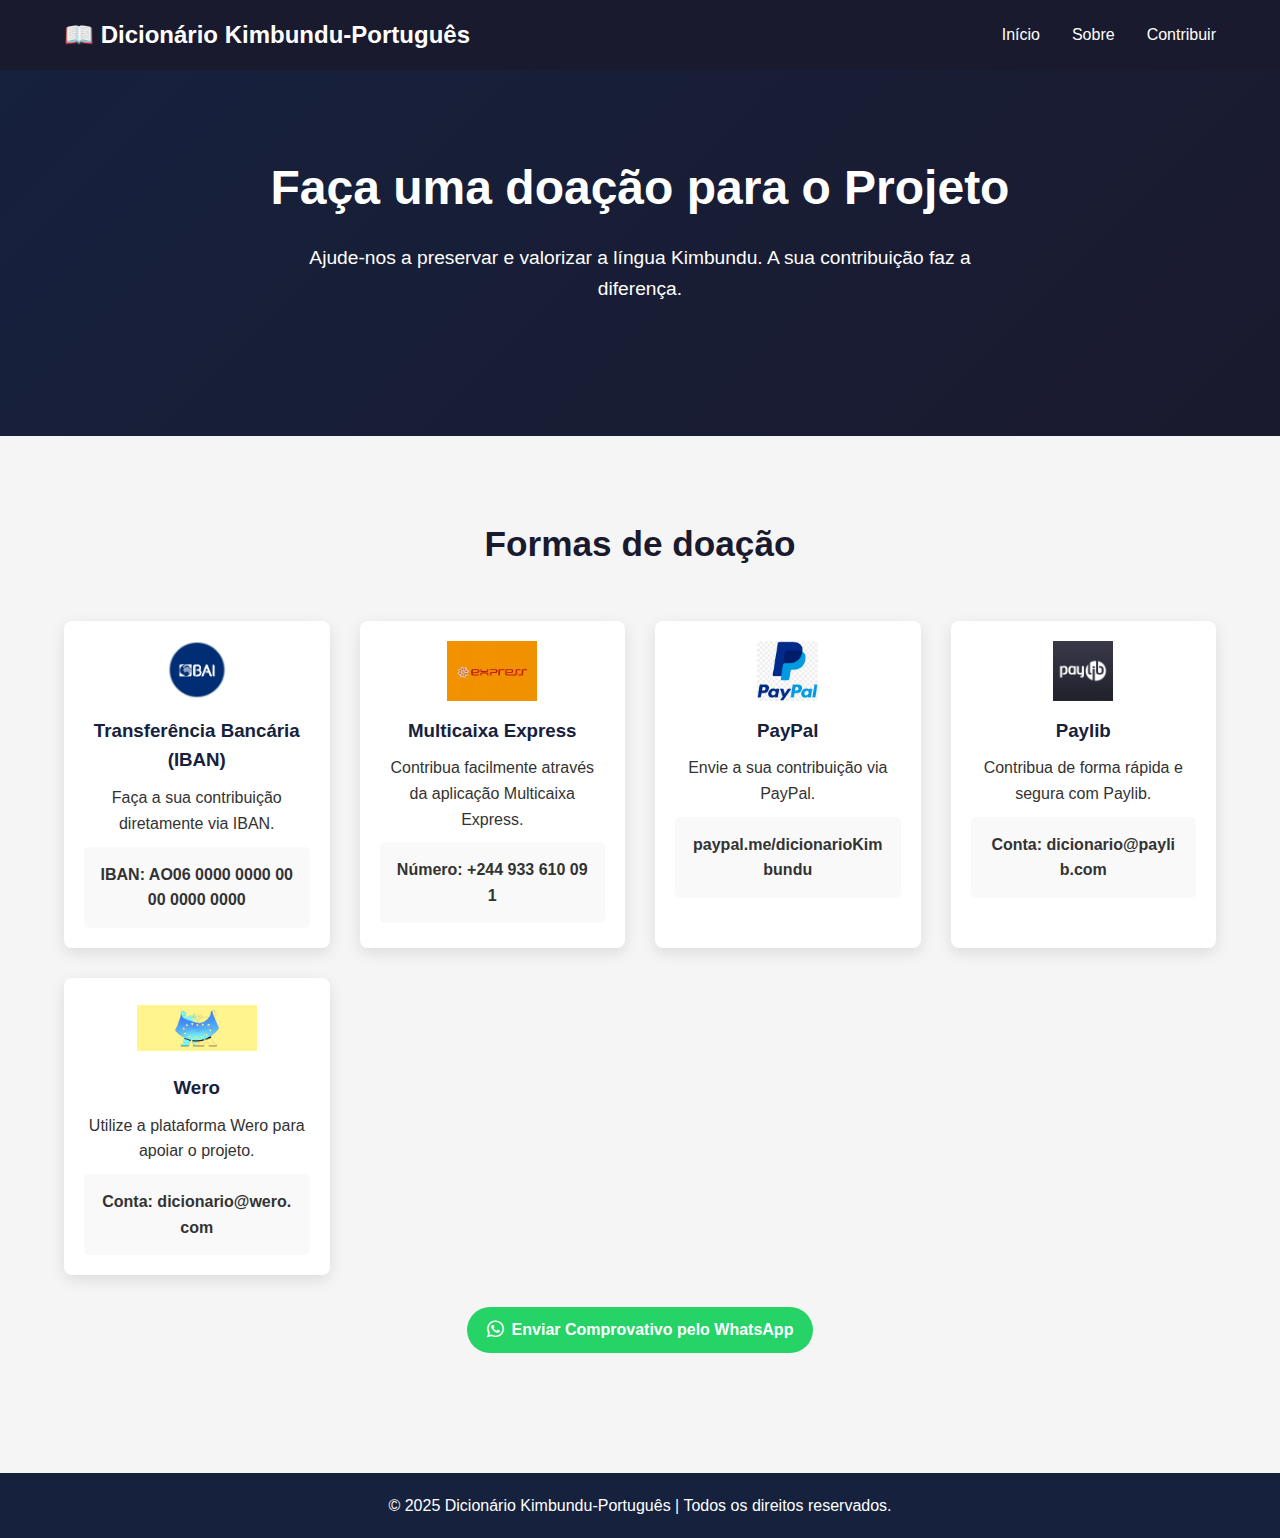
<file: Contribuir.html>
<!DOCTYPE html>
<html lang="pt">
<head>
  <meta charset="UTF-8">
  <meta name="viewport" content="width=device-width, initial-scale=1.0">
  <title>Contribuir | Dicionário Kimbundu-Português</title>
  <link rel="stylesheet" href="https://cdnjs.cloudflare.com/ajax/libs/font-awesome/6.4.0/css/all.min.css">
  <style>
    :root {
      --primary: #1a1a2e;
      --secondary: #16213e;
      --accent: #e94560;
      --light: #f5f5f5;
    }

    * {
      margin: 0;
      padding: 0;
      box-sizing: border-box;
      font-family: 'Segoe UI', sans-serif;
    }

    body {
      background: var(--light);
      color: #333;
      line-height: 1.6;
    }

    header {
      background: var(--primary);
      color: #fff;
      padding: 1rem 0;
      position: fixed;
      width: 100%;
      top: 0;
      z-index: 1000;
    }

    .container {
      width: 90%;
      max-width: 1200px;
      margin: 0 auto;
    }

    .header-content {
      display: flex;
      justify-content: space-between;
      align-items: center;
    }

    .logo {
      font-size: 1.5rem;
      font-weight: 700;
      color: #fff;
    }

    nav ul {
      display: flex;
      list-style: none;
    }

    nav ul li {
      margin-left: 2rem;
    }

    nav ul li a {
      color: #fff;
      text-decoration: none;
      font-weight: 500;
    }

    nav ul li a:hover {
      color: var(--accent);
    }

    .hero {
      background: linear-gradient(135deg, var(--secondary), var(--primary));
      color: #fff;
      text-align: center;
      padding: 150px 20px 100px;
    }

    .hero h1 {
      font-size: 3rem;
      margin-bottom: 1rem;
    }

    .hero p {
      font-size: 1.2rem;
      max-width: 700px;
      margin: 0 auto 2rem;
    }

    section {
      padding: 80px 0;
    }

    .section-title {
      text-align: center;
      margin-bottom: 3rem;
    }

    .section-title h2 {
      font-size: 2.2rem;
      color: var(--primary);
    }

    .donation-methods {
      display: grid;
      grid-template-columns: repeat(auto-fit, minmax(250px, 1fr));
      gap: 30px;
    }

    .method-card {
      background: #fff;
      padding: 20px;
      border-radius: 8px;
      box-shadow: 0 5px 15px rgba(0, 0, 0, 0.1);
      text-align: center;
    }

    .method-logo {
      width: 100%;
      max-width: 120px;
      height: 60px;
      margin: 0 auto 15px;
      display: flex;
      align-items: center;
      justify-content: center;
    }

    .method-logo img {
      max-width: 100%;
      max-height: 100%;
      object-fit: contain;
    }

    .method-card h3 {
      margin-bottom: 10px;
      color: var(--secondary);
    }

    .iban-box {
      background: #f9f9f9;
      padding: 15px;
      border-radius: 5px;
      margin-top: 10px;
      font-weight: bold;
      word-break: break-all;
    }

    .whatsapp-link {
      display: block;
      text-align: center;
      margin-top: 2rem;
    }

    .whatsapp-button {
      background: #25D366;
      color: #fff;
      padding: 10px 20px;
      border: none;
      border-radius: 25px;
      font-weight: 600;
      text-decoration: none;
      display: inline-flex;
      align-items: center;
      gap: 8px;
      transition: background 0.3s;
    }

    .whatsapp-button:hover {
      background: #128C7E;
    }

    .whatsapp-button i {
      font-size: 1.2rem;
    }

    footer {
      background: var(--secondary);
      color: #fff;
      text-align: center;
      padding: 20px 0;
      margin-top: 40px;
    }
  </style>
</head>
<body>
  <!-- Header -->
  <header>
    <div class="container header-content">
      <div class="logo">📖 Dicionário Kimbundu-Português</div>
      <nav>
        <ul>
          <li><a href="index.html">Início</a></li>
          <li><a href="/sobre_projeto.html">Sobre</a></li>
          <li><a href="#">Contribuir</a></li>
        </ul>
      </nav>
    </div>
  </header>

  <!-- Hero -->
  <section class="hero">
    <div class="container">
      <h1>Faça uma doação para o Projeto</h1>
      <p>Ajude-nos a preservar e valorizar a língua Kimbundu. A sua contribuição faz a diferença.</p>
    </div>
  </section>

  <!-- Métodos de Contribuição -->
  <section id="methods">
    <div class="container">
      <div class="section-title">
        <h2>Formas de doação</h2>
      </div>
      <div class="donation-methods">
        <!-- Transferência Bancária (IBAN) -->
        <div class="method-card">
          <div class="method-logo">
            <img src="/img_hoje/bai.png" alt="Logo do Banco">
          </div>
          <h3>Transferência Bancária (IBAN)</h3>
          <p>Faça a sua contribuição diretamente via IBAN.</p>
          <div class="iban-box">IBAN: AO06 0000 0000 0000 0000 0000</div>
        </div>

        <!-- Multicaixa Express -->
        <div class="method-card">
          <div class="method-logo">
            <img src="/img_hoje/express.jpeg" alt="Logo Multicaixa Express">
          </div>
          <h3>Multicaixa Express</h3>
          <p>Contribua facilmente através da aplicação Multicaixa Express.</p>
          <div class="iban-box">Número: +244 933 610 091</div>
        </div>

        <!-- PayPal -->
        <div class="method-card">
          <div class="method-logo">
            <img src="/img_hoje/paypal.png" alt="Logo PayPal">
          </div>
          <h3>PayPal</h3>
          <p>Envie a sua contribuição via PayPal.</p>
          <div class="iban-box">paypal.me/dicionarioKimbundu</div>
        </div>

        <!-- Paylib -->
        <div class="method-card">
          <div class="method-logo">
            <img src="/img_hoje/paylib.png" alt="Logo Paylib">
          </div>
          <h3>Paylib</h3>
          <p>Contribua de forma rápida e segura com Paylib.</p>
          <div class="iban-box">Conta: dicionario@paylib.com</div>
        </div>

        <!-- Wero -->
        <div class="method-card">
          <div class="method-logo">
            <img src="/img_hoje/wero.png" alt="Logo Wero">
          </div>
          <h3>Wero</h3>
          <p>Utilize a plataforma Wero para apoiar o projeto.</p>
          <div class="iban-box">Conta: dicionario@wero.com</div>
        </div>
      </div>

      <!-- Link para WhatsApp -->
      <div class="whatsapp-link">
        <a href="https://wa.me/244933610091?text=Olá!%20Enviei%20o%20comprovativo%20da%20minha%20contribuição%20para%20o%20Dicionário%20Kimbundu-Português." class="whatsapp-button" target="_blank">
          <i class="fab fa-whatsapp"></i> Enviar Comprovativo pelo WhatsApp
        </a>
      </div>
    </div>
  </section>

  <!-- Footer -->
  <footer>
    <p>&copy; 2025 Dicionário Kimbundu-Português | Todos os direitos reservados.</p>
  </footer>
</body>
</html>
</file>
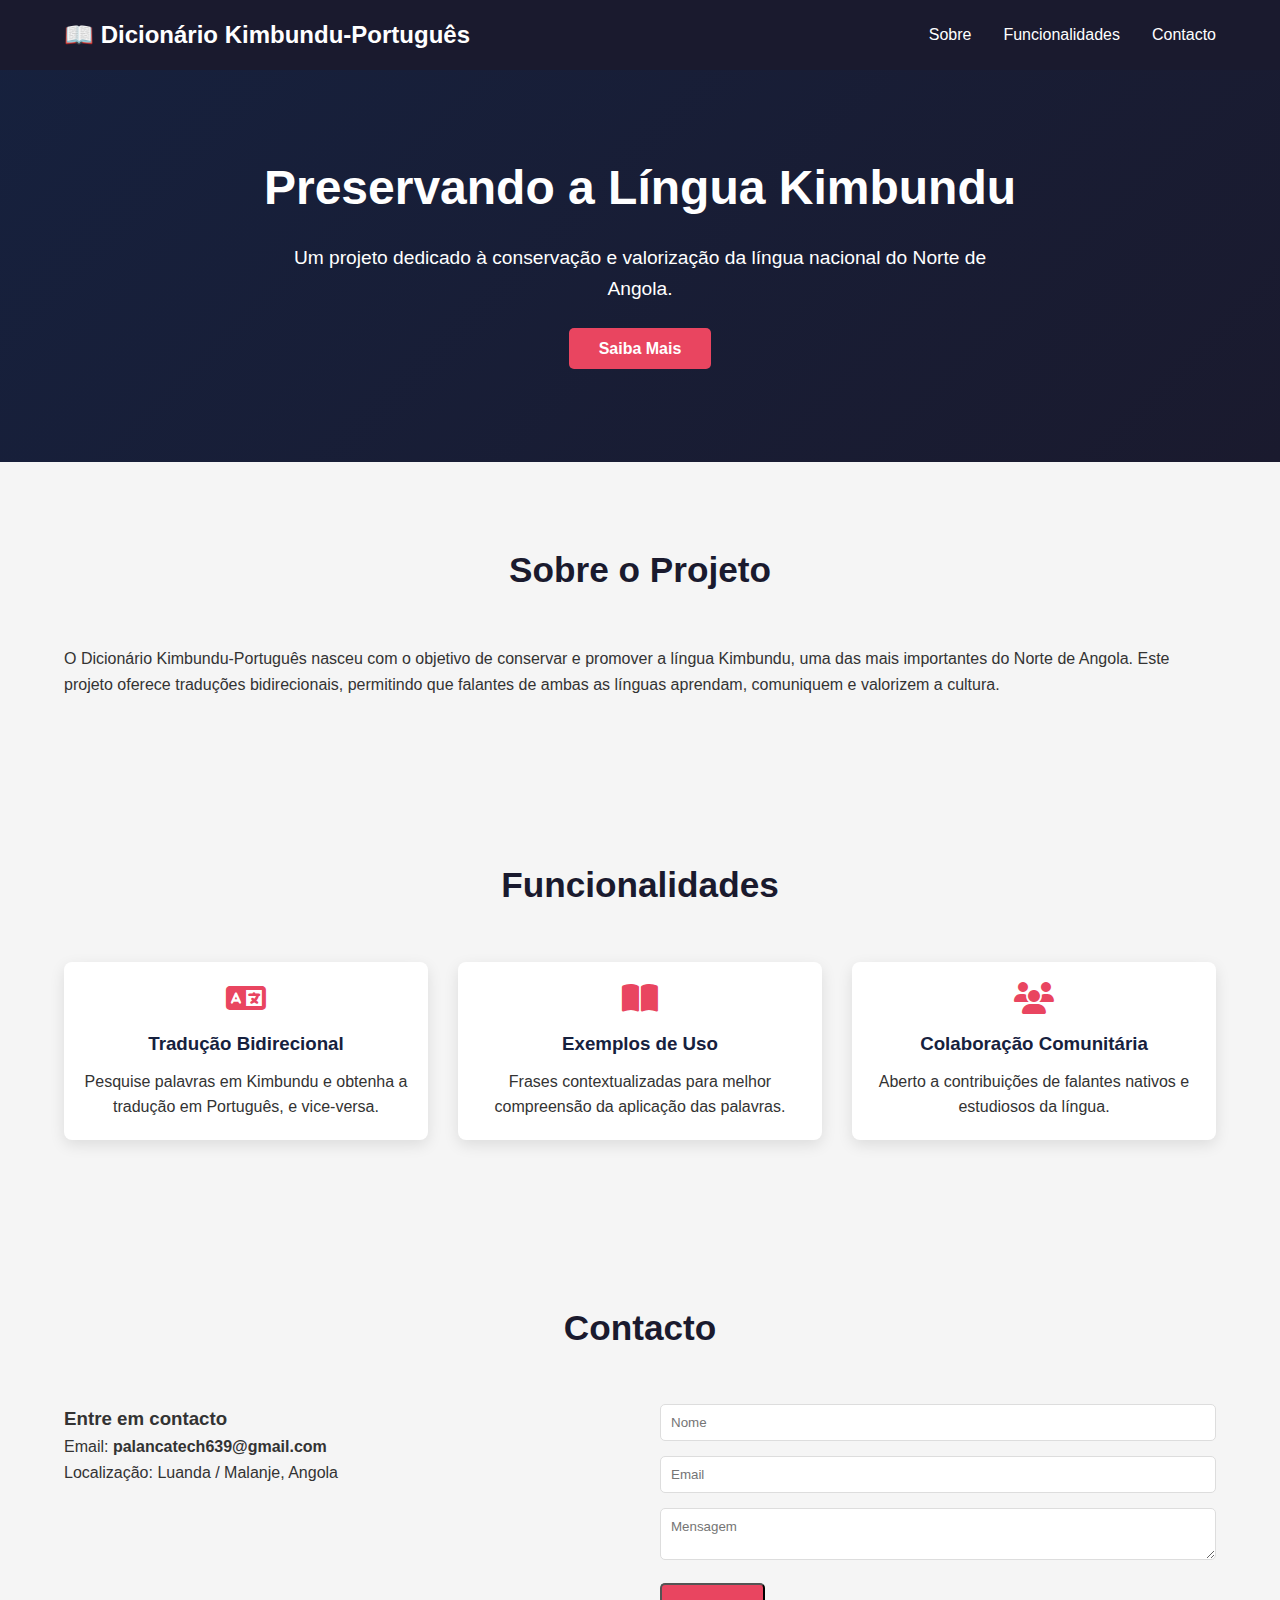
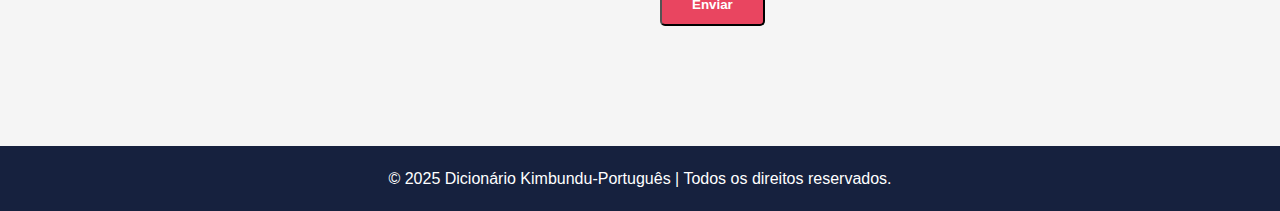
<file: sobre_projeto.html>
<!DOCTYPE html>
<html lang="pt">
<head>
  <meta charset="UTF-8">
  <meta name="viewport" content="width=device-width, initial-scale=1.0">
  <title>Dicionário Kimbundu-Português</title>
  <link rel="stylesheet" href="https://cdnjs.cloudflare.com/ajax/libs/font-awesome/6.4.0/css/all.min.css">
  <style>
    :root {
      --primary: #1a1a2e;
      --secondary: #16213e;
      --accent: #e94560;
      --light: #f5f5f5;
    }
    * {margin:0;padding:0;box-sizing:border-box;font-family:'Segoe UI',sans-serif;}
    body {background:var(--light);color:#333;line-height:1.6;}
    header {background:var(--primary);color:#fff;padding:1rem 0;position:fixed;width:100%;top:0;z-index:1000;}
    .container {width:90%;max-width:1200px;margin:0 auto;}
    .header-content {display:flex;justify-content:space-between;align-items:center;}
    .logo {font-size:1.5rem;font-weight:700;color:#fff;}
    nav ul {display:flex;list-style:none;}
    nav ul li {margin-left:2rem;}
    nav ul li a {color:#fff;text-decoration:none;font-weight:500;}
    nav ul li a:hover {color:var(--accent);}
    .hero {background:linear-gradient(135deg,var(--secondary),var(--primary));color:#fff;text-align:center;padding:150px 20px 100px;}
    .hero h1 {font-size:3rem;margin-bottom:1rem;}
    .hero p {font-size:1.2rem;max-width:700px;margin:0 auto 2rem;}
    .btn {background:var(--accent);color:#fff;padding:12px 30px;border-radius:5px;text-decoration:none;font-weight:600;}
    .btn:hover {background:#c0392b;}
    section {padding:80px 0;}
    .section-title {text-align:center;margin-bottom:3rem;}
    .section-title h2 {font-size:2.2rem;color:var(--primary);}
    .features {display:grid;grid-template-columns:repeat(auto-fit,minmax(250px,1fr));gap:30px;}
    .feature-card {background:#fff;padding:20px;border-radius:8px;box-shadow:0 5px 15px rgba(0,0,0,0.1);text-align:center;}
    .feature-card i {font-size:2rem;color:var(--accent);margin-bottom:15px;}
    .feature-card h3 {margin-bottom:10px;color:var(--secondary);}
    .contact {display:flex;gap:40px;flex-wrap:wrap;}
    .contact-info {flex:1;}
    .contact-form {flex:1;}
    .form-group {margin-bottom:15px;}
    .form-control {width:100%;padding:10px;border:1px solid #ddd;border-radius:5px;}
    footer {background:var(--secondary);color:#fff;text-align:center;padding:20px 0;margin-top:40px;}
  </style>
</head>
<body>
  <!-- Header -->
  <header>
    <div class="container header-content">
      <div class="logo">📖 Dicionário Kimbundu-Português</div>
      <nav>
        <ul>
          <li><a href="#about">Sobre</a></li>
          <li><a href="#features">Funcionalidades</a></li>
          <li><a href="#contact">Contacto</a></li>
        </ul>
      </nav>
    </div>
  </header>

  <!-- Hero -->
  <section class="hero">
    <div class="container">
      <h1>Preservando a Língua Kimbundu</h1>
      <p>Um projeto dedicado à conservação e valorização da língua nacional do Norte de Angola.</p>
      <a href="#about" class="btn">Saiba Mais</a>
    </div>
  </section>

  <!-- Sobre o Projeto -->
  <section id="about">
    <div class="container">
      <div class="section-title"><h2>Sobre o Projeto</h2></div>
      <p>
        O Dicionário Kimbundu-Português nasceu com o objetivo de conservar e promover a língua Kimbundu,
        uma das mais importantes do Norte de Angola. Este projeto oferece traduções bidirecionais,
        permitindo que falantes de ambas as línguas aprendam, comuniquem e valorizem a cultura.
      </p>
    </div>
  </section>

  <!-- Funcionalidades -->
  <section id="features" style="background:#f5f5f5;">
    <div class="container">
      <div class="section-title"><h2>Funcionalidades</h2></div>
      <div class="features">
        <div class="feature-card">
          <i class="fas fa-language"></i>
          <h3>Tradução Bidirecional</h3>
          <p>Pesquise palavras em Kimbundu e obtenha a tradução em Português, e vice-versa.</p>
        </div>
        <div class="feature-card">
          <i class="fas fa-book-open"></i>
          <h3>Exemplos de Uso</h3>
          <p>Frases contextualizadas para melhor compreensão da aplicação das palavras.</p>
        </div>
        <div class="feature-card">
          <i class="fas fa-users"></i>
          <h3>Colaboração Comunitária</h3>
          <p>Aberto a contribuições de falantes nativos e estudiosos da língua.</p>
        </div>
      </div>
    </div>
  </section>

  <!-- Contacto -->
  <section id="contact">
    <div class="container">
      <div class="section-title"><h2>Contacto</h2></div>
      <div class="contact">
        <div class="contact-info">
          <h3>Entre em contacto</h3>
          <p>Email: <strong>palancatech639@gmail.com</strong></p>
          <p>Localização: Luanda / Malanje, Angola</p>
        </div>
        <div class="contact-form">
          <form>
            <div class="form-group">
              <input type="text" class="form-control" placeholder="Nome" required>
            </div>
            <div class="form-group">
              <input type="email" class="form-control" placeholder="Email" required>
            </div>
            <div class="form-group">
              <textarea class="form-control" placeholder="Mensagem" required></textarea>
            </div>
            <button type="submit" class="btn">Enviar</button>
          </form>
        </div>
      </div>
    </div>
  </section>

  <!-- Footer -->
  <footer>
    <p>&copy; 2025 Dicionário Kimbundu-Português | Todos os direitos reservados.</p>
  </footer>
</body>
</html>
</file>
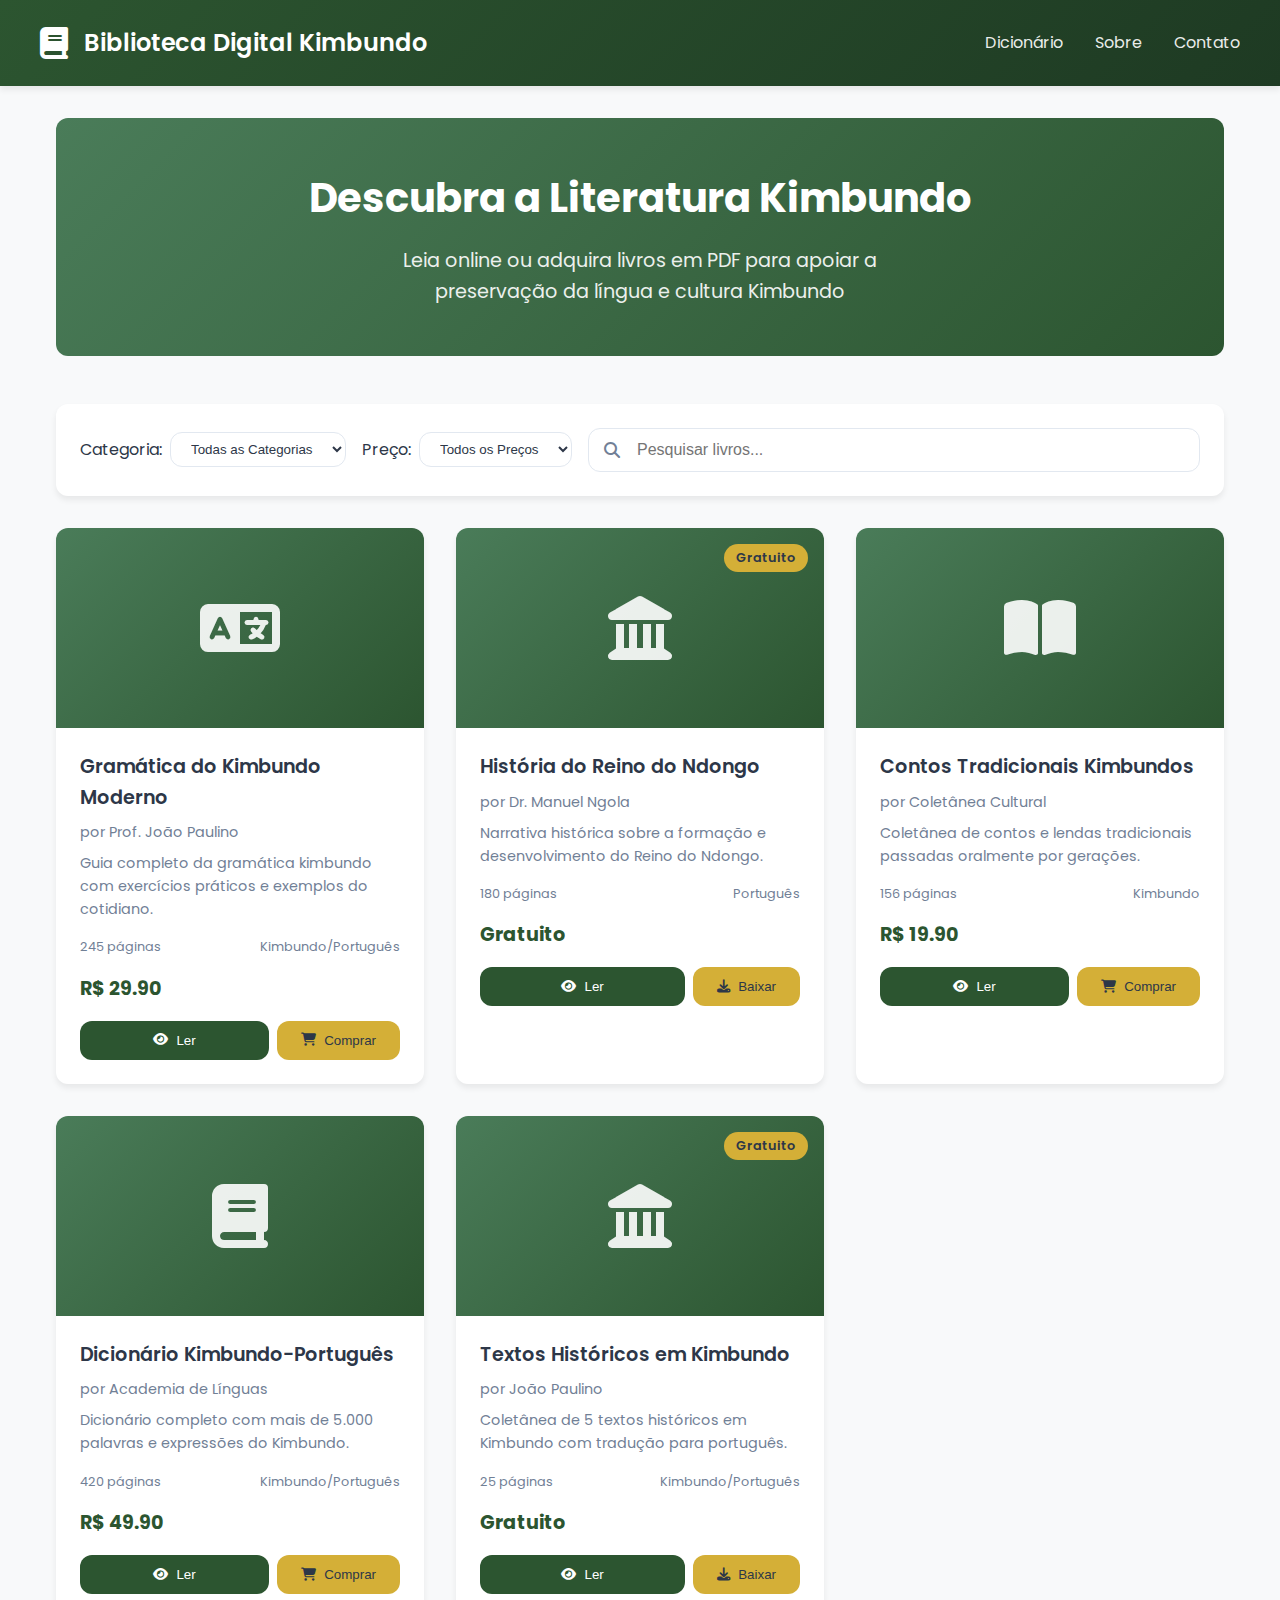
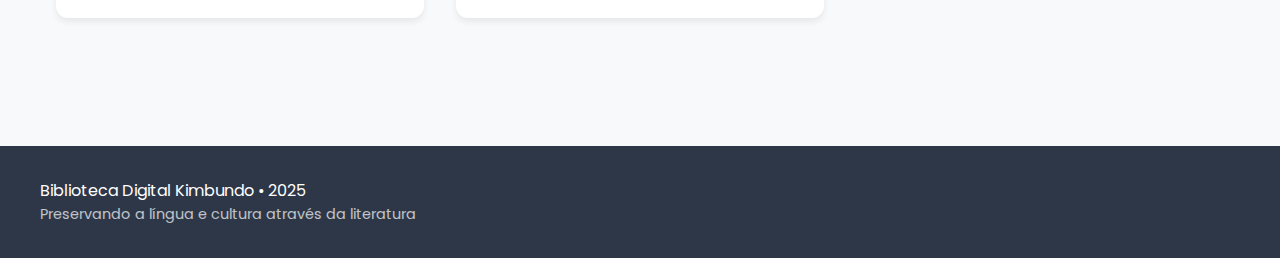
<file: biblioteca/biblioteca.html>
<!DOCTYPE html>
<html lang="pt">
<head>
  <meta charset="UTF-8">
  <meta name="viewport" content="width=device-width, initial-scale=1.0">
  <title>Biblioteca Digital Kimbundo - Livros e PDFs</title>
  <link rel="stylesheet" href="https://cdnjs.cloudflare.com/ajax/libs/font-awesome/6.4.0/css/all.min.css">
  <link href="https://fonts.googleapis.com/css2?family=Poppins:wght@300;400;500;600;700&display=swap" rel="stylesheet">
  <style>
    :root {
      --primary-color: #2c5530;
      --primary-dark: #1e3a23;
      --primary-light: #4a7c59;
      --secondary-color: #8c1b54;
      --accent-color: #d4af37;
      --text-dark: #2d3748;
      --text-light: #718096;
      --bg-light: #f8f9fa;
      --bg-white: #ffffff;
      --shadow: 0 4px 6px rgba(0, 0, 0, 0.07);
      --shadow-hover: 0 8px 15px rgba(0, 0, 0, 0.1);
      --radius: 12px;
      --transition: all 0.3s cubic-bezier(0.4, 0, 0.2, 1);
    }

    * {
      margin: 0;
      padding: 0;
      box-sizing: border-box;
    }

    body {
      font-family: 'Poppins', sans-serif;
      background: var(--bg-light);
      color: var(--text-dark);
      line-height: 1.6;
    }

    /* Header */
    header {
      background: linear-gradient(135deg, var(--primary-color) 0%, var(--primary-dark) 100%);
      color: white;
      padding: 1.5rem 1rem;
      box-shadow: var(--shadow);
    }

    .header-content {
      max-width: 1200px;
      margin: 0 auto;
      display: flex;
      justify-content: space-between;
      align-items: center;
      flex-wrap: wrap;
      gap: 1rem;
    }

    .logo-section {
      display: flex;
      align-items: center;
      gap: 1rem;
    }

    .logo-section i {
      font-size: 2rem;
    }

    .logo-section h1 {
      font-size: 1.5rem;
      font-weight: 600;
    }

    .nav-links {
      display: flex;
      gap: 2rem;
    }

    .nav-link {
      color: white;
      text-decoration: none;
      opacity: 0.9;
      transition: var(--transition);
    }

    .nav-link:hover {
      opacity: 1;
      color: var(--accent-color);
    }

    /* Main Content */
    .container {
      max-width: 1200px;
      margin: 0 auto;
      padding: 2rem 1rem;
    }

    .hero {
      text-align: center;
      padding: 3rem 1rem;
      background: linear-gradient(135deg, var(--primary-light) 0%, var(--primary-color) 100%);
      color: white;
      border-radius: var(--radius);
      margin-bottom: 3rem;
    }

    .hero h2 {
      font-size: 2.5rem;
      margin-bottom: 1rem;
    }

    .hero p {
      font-size: 1.2rem;
      opacity: 0.9;
      max-width: 600px;
      margin: 0 auto;
    }

    /* Filters */
    .filters {
      background: var(--bg-white);
      padding: 1.5rem;
      border-radius: var(--radius);
      box-shadow: var(--shadow);
      margin-bottom: 2rem;
      display: flex;
      gap: 1rem;
      flex-wrap: wrap;
      align-items: center;
    }

    .filter-group {
      display: flex;
      align-items: center;
      gap: 0.5rem;
    }

    .filter-select {
      padding: 0.5rem 1rem;
      border: 1px solid #e2e8f0;
      border-radius: var(--radius);
      background: var(--bg-white);
      color: var(--text-dark);
      cursor: pointer;
    }

    .search-box {
      position: relative;
      flex: 1;
      min-width: 250px;
    }

    .search-box i {
      position: absolute;
      left: 1rem;
      top: 50%;
      transform: translateY(-50%);
      color: var(--text-light);
    }

    .search-box input {
      width: 100%;
      padding: 0.75rem 1rem 0.75rem 3rem;
      border: 1px solid #e2e8f0;
      border-radius: var(--radius);
      font-size: 1rem;
    }

    /* Books Grid */
    .books-grid {
      display: grid;
      grid-template-columns: repeat(auto-fill, minmax(280px, 1fr));
      gap: 2rem;
      margin-bottom: 3rem;
    }

    .book-card {
      background: var(--bg-white);
      border-radius: var(--radius);
      box-shadow: var(--shadow);
      overflow: hidden;
      transition: var(--transition);
      position: relative;
    }

    .book-card:hover {
      transform: translateY(-5px);
      box-shadow: var(--shadow-hover);
    }

    .book-cover {
      width: 100%;
      height: 200px;
      background: linear-gradient(135deg, var(--primary-light) 0%, var(--primary-color) 100%);
      display: flex;
      align-items: center;
      justify-content: center;
      color: white;
      position: relative;
      overflow: hidden;
    }

    .book-cover i {
      font-size: 4rem;
      opacity: 0.9;
    }

    .book-badge {
      position: absolute;
      top: 1rem;
      right: 1rem;
      background: var(--accent-color);
      color: var(--text-dark);
      padding: 0.25rem 0.75rem;
      border-radius: 20px;
      font-size: 0.8rem;
      font-weight: 600;
    }

    .book-content {
      padding: 1.5rem;
    }

    .book-title {
      font-size: 1.2rem;
      font-weight: 600;
      margin-bottom: 0.5rem;
      color: var(--text-dark);
    }

    .book-author {
      color: var(--text-light);
      margin-bottom: 0.5rem;
      font-size: 0.9rem;
    }

    .book-description {
      color: var(--text-light);
      font-size: 0.9rem;
      margin-bottom: 1rem;
      display: -webkit-box;
      -webkit-line-clamp: 3;
      -webkit-box-orient: vertical;
      overflow: hidden;
    }

    .book-meta {
      display: flex;
      justify-content: space-between;
      align-items: center;
      margin-bottom: 1rem;
      font-size: 0.8rem;
      color: var(--text-light);
    }

    .book-price {
      font-size: 1.2rem;
      font-weight: 700;
      color: var(--primary-color);
      margin-bottom: 1rem;
    }

    .book-actions {
      display: flex;
      gap: 0.5rem;
    }

    .btn {
      padding: 0.75rem 1.5rem;
      border: none;
      border-radius: var(--radius);
      cursor: pointer;
      font-weight: 500;
      transition: var(--transition);
      text-decoration: none;
      display: inline-flex;
      align-items: center;
      gap: 0.5rem;
      justify-content: center;
    }

    .btn-primary {
      background: var(--primary-color);
      color: white;
      flex: 1;
    }

    .btn-primary:hover {
      background: var(--primary-dark);
    }

    .btn-secondary {
      background: var(--accent-color);
      color: var(--text-dark);
    }

    .btn-secondary:hover {
      background: #e6c34d;
    }

    /* Modal */
    .modal {
      display: none;
      position: fixed;
      top: 0;
      left: 0;
      width: 100%;
      height: 100%;
      background: rgba(0, 0, 0, 0.5);
      z-index: 1000;
      align-items: center;
      justify-content: center;
    }

    .modal-content {
      background: var(--bg-white);
      border-radius: var(--radius);
      width: 90%;
      max-width: 800px;
      max-height: 90vh;
      overflow: hidden;
      position: relative;
    }

    .modal-header {
      padding: 1.5rem;
      border-bottom: 1px solid #e2e8f0;
      display: flex;
      justify-content: space-between;
      align-items: center;
    }

    .modal-close {
      background: none;
      border: none;
      font-size: 1.5rem;
      cursor: pointer;
      color: var(--text-light);
    }

    .modal-body {
      padding: 1.5rem;
      max-height: 60vh;
      overflow-y: auto;
    }

    /* Footer */
    footer {
      background: var(--text-dark);
      color: white;
      padding: 2rem 1rem;
      margin-top: 3rem;
    }

    .footer-content {
      max-width: 1200px;
      margin: 0 auto;
      display: flex;
      justify-content: space-between;
      align-items: center;
      flex-wrap: wrap;
      gap: 1rem;
    }

    .footer-info p {
      margin: 0;
    }

    .footer-sub {
      font-size: 0.9rem;
      opacity: 0.7;
      margin-top: 0.25rem;
    }

    /* Responsive */
    @media (max-width: 768px) {
      .header-content {
        flex-direction: column;
        text-align: center;
      }

      .nav-links {
        gap: 1rem;
      }

      .hero h2 {
        font-size: 2rem;
      }

      .filters {
        flex-direction: column;
        align-items: stretch;
      }

      .books-grid {
        grid-template-columns: 1fr;
      }

      .book-actions {
        flex-direction: column;
      }

      .footer-content {
        flex-direction: column;
        text-align: center;
      }
    }
  </style>
</head>
<body>

  <header>
    <div class="header-content">
      <div class="logo-section">
        <i class="fas fa-book"></i>
        <h1>Biblioteca Digital Kimbundo</h1>
      </div>
      <nav class="nav-links">
        <a href="/index.html" class="nav-link">Dicionário</a>
        <a href="#sobre" class="nav-link">Sobre</a>
        <a href="#contato" class="nav-link">Contato</a>
      </nav>
    </div>
  </header>

  <main>
    <div class="container">
      <section class="hero">
        <h2>Descubra a Literatura Kimbundo</h2>
        <p>Leia online ou adquira livros em PDF para apoiar a preservação da língua e cultura Kimbundo</p>
      </section>

      <section class="filters">
        <div class="filter-group">
          <label>Categoria:</label>
          <select class="filter-select" id="categoryFilter">
            <option value="all">Todas as Categorias</option>
            <option value="historia">História</option>
            <option value="linguistica">Linguística</option>
            <option value="cultura">Cultura</option>
            <option value="literatura">Literatura</option>
            <option value="educacao">Educação</option>
          </select>
        </div>

        <div class="filter-group">
          <label>Preço:</label>
          <select class="filter-select" id="priceFilter">
            <option value="all">Todos os Preços</option>
            <option value="free">Gratuito</option>
            <option value="paid">Pago</option>
          </select>
        </div>

        <div class="search-box">
          <i class="fas fa-search"></i>
          <input type="text" id="bookSearch" placeholder="Pesquisar livros...">
        </div>
      </section>

      <section class="books-grid" id="booksGrid">
        <!-- Livros serão carregados via JavaScript -->
      </section>
    </div>
  </main>

  <!-- Modal para leitura -->
  <div class="modal" id="readModal">
    <div class="modal-content">
      <div class="modal-header">
        <h3 id="modalTitle">Leitura do Livro</h3>
        <button class="modal-close" onclick="closeModal()">&times;</button>
      </div>
      <div class="modal-body" id="modalBody">
        <!-- Conteúdo do PDF será carregado aqui -->
      </div>
    </div>
  </div>

  <footer>
    <div class="footer-content">
      <div class="footer-info">
        <p>Biblioteca Digital Kimbundo • 2025</p>
        <p class="footer-sub">Preservando a língua e cultura através da literatura</p>
      </div>
    </div>
  </footer>

  <script>
    // Dados dos livros
   // Dados dos livros - CORRIGIDO
const books = [
  {
    id: 1,
    title: "Gramática do Kimbundo Moderno",
    author: "Prof. João Paulino",
    description: "Guia completo da gramática kimbundo com exercícios práticos e exemplos do cotidiano.",
    category: "linguistica",
    price: 29.90,
    pages: 245,
    language: "Kimbundo/Português",
    cover: "gramatica",
    preview: true,
    file: "biblioteca/FAQ ENSEM.pdf"
  },
  {
    id: 2,
    title: "História do Reino do Ndongo",
    author: "Dr. Manuel Ngola",
    description: "Narrativa histórica sobre a formação e desenvolvimento do Reino do Ndongo.",
    category: "historia",
    price: 0,
    pages: 180,
    language: "Português",
    cover: "historia",
    preview: true,
    file: "biblioteca/paulino.pdf"
  },
  {
    id: 3,
    title: "Contos Tradicionais Kimbundos",
    author: "Coletânea Cultural",
    description: "Coletânea de contos e lendas tradicionais passadas oralmente por gerações.",
    category: "literatura",
    price: 19.90,
    pages: 156,
    language: "Kimbundo",
    cover: "contos",
    preview: false,
    file: "contos-tradicionais.pdf"
  },
  {
    id: 4,
    title: "Dicionário Kimbundo-Português",
    author: "Academia de Línguas",
    description: "Dicionário completo com mais de 5.000 palavras e expressões do Kimbundo.",
    category: "linguistica",
    price: 49.90,
    pages: 420,
    language: "Kimbundo/Português",
    cover: "dicionario",
    preview: true,
    file: "dicionario-completo.pdf"
  },
  {
    id: 5,
    title: "Textos Históricos em Kimbundo",
    author: "João Paulino",
    description: "Coletânea de 5 textos históricos em Kimbundo com tradução para português.",
    category: "historia",
    price: 0,
    pages: 25,
    language: "Kimbundo/Português",
    cover: "historia",
    preview: true,
    file: "textos-historicos.pdf"
  }
];

// Elementos DOM
const booksGrid = document.getElementById('booksGrid');
const categoryFilter = document.getElementById('categoryFilter');
const priceFilter = document.getElementById('priceFilter');
const bookSearch = document.getElementById('bookSearch');
const readModal = document.getElementById('readModal');
const modalTitle = document.getElementById('modalTitle');
const modalBody = document.getElementById('modalBody');

// Inicialização
document.addEventListener('DOMContentLoaded', function() {
  displayBooks(books);
  setupEventListeners();
});

function displayBooks(booksToShow) {
  booksGrid.innerHTML = '';
  
  if (booksToShow.length === 0) {
    booksGrid.innerHTML = `
      <div class="no-results" style="grid-column: 1 / -1; text-align: center; padding: 3rem;">
        <i class="fas fa-book" style="font-size: 4rem; color: var(--text-light); opacity: 0.5;"></i>
        <h3>Nenhum livro encontrado</h3>
        <p>Tente ajustar os filtros de pesquisa.</p>
      </div>
    `;
    return;
  }

  booksToShow.forEach(book => {
    const bookCard = createBookCard(book);
    booksGrid.appendChild(bookCard);
  });
}

function createBookCard(book) {
  const card = document.createElement('div');
  card.className = 'book-card';
  
  const coverIcons = {
    'gramatica': 'fas fa-language',
    'historia': 'fas fa-landmark',
    'contos': 'fas fa-book-open',
    'dicionario': 'fas fa-book',
    'culinaria': 'fas fa-utensils',
    'aprendendo': 'fas fa-graduation-cap'
  };

  card.innerHTML = `
    <div class="book-cover">
      <i class="${coverIcons[book.cover] || 'fas fa-book'}"></i>
      ${book.price === 0 ? '<div class="book-badge">Gratuito</div>' : ''}
    </div>
    <div class="book-content">
      <h3 class="book-title">${book.title}</h3>
      <p class="book-author">por ${book.author}</p>
      <p class="book-description">${book.description}</p>
      <div class="book-meta">
        <span>${book.pages} páginas</span>
        <span>${book.language}</span>
      </div>
      <div class="book-price">
        ${book.price === 0 ? 'Gratuito' : `R$ ${book.price.toFixed(2)}`}
      </div>
      <div class="book-actions">
        <button class="btn btn-primary" onclick="handleRead('${book.file}', ${book.preview}, ${book.price}, ${book.id})">
          <i class="fas fa-eye"></i> Ler
        </button>
        ${book.price > 0 ? `
          <button class="btn btn-secondary" onclick="handlePurchase(${book.id})">
            <i class="fas fa-shopping-cart"></i> Comprar
          </button>
        ` : `
          <button class="btn btn-secondary" onclick="handleDownload('${book.file}', '${book.title}')">
            <i class="fas fa-download"></i> Baixar
          </button>
        `}
      </div>
    </div>
  `;
  
  return card;
}

function setupEventListeners() {
  categoryFilter.addEventListener('change', filterBooks);
  priceFilter.addEventListener('change', filterBooks);
  bookSearch.addEventListener('input', filterBooks);
}

function filterBooks() {
  const category = categoryFilter.value;
  const price = priceFilter.value;
  const searchTerm = bookSearch.value.toLowerCase();

  const filteredBooks = books.filter(book => {
    const matchesCategory = category === 'all' || book.category === category;
    const matchesPrice = price === 'all' || 
                       (price === 'free' && book.price === 0) ||
                       (price === 'paid' && book.price > 0);
    const matchesSearch = book.title.toLowerCase().includes(searchTerm) ||
                        book.author.toLowerCase().includes(searchTerm) ||
                        book.description.toLowerCase().includes(searchTerm);

    return matchesCategory && matchesPrice && matchesSearch;
  });

  displayBooks(filteredBooks);
}

// FUNÇÃO CORRIGIDA - handleRead
function handleRead(file, hasPreview, price, bookId) {
  console.log('Tentando abrir:', file, 'Preview:', hasPreview, 'Preço:', price);
  
  if (price > 0 && !hasPreview) {
    alert('Este livro não possui pré-visualização. Por favor, adquira o livro completo.');
    return;
  }

  // Para livros gratuitos ou com preview
  if (price === 0 || hasPreview) {
    modalTitle.textContent = 'Leitura do Livro: ' + getBookTitle(bookId);
    modalBody.innerHTML = `
      <div style="text-align: center; padding: 2rem;">
        <i class="fas fa-book-reader" style="font-size: 4rem; color: var(--primary-color); margin-bottom: 1rem;"></i>
        <h3>${getBookTitle(bookId)}</h3>
        <p>${price > 0 ? 'Pré-visualização disponível' : 'Livro gratuito completo'}</p>
        
        <div style="background: #f8f9fa; padding: 1.5rem; border-radius: 8px; margin: 2rem 0; text-align: left;">
          <h4 style="color: var(--primary-color); margin-bottom: 1rem;">Conteúdo do Livro:</h4>
          <p>• Textos históricos em Kimbundo</p>
          <p>• Traduções para português</p>
          <p>• Vocabulário histórico</p>
          <p>• Explicações culturais</p>
        </div>

        ${price > 0 ? `
          <div style="background: #fff3cd; padding: 1rem; border-radius: 8px; margin: 1rem 0;">
            <p><strong>Pré-visualização:</strong> Você está visualizando apenas parte do conteúdo.</p>
            <p>Para acessar o livro completo, adquira a versão integral.</p>
          </div>
        ` : ''}

        <div style="margin-top: 2rem; display: flex; gap: 1rem; justify-content: center; flex-wrap: wrap;">
          <button class="btn btn-primary" onclick="handleDownload('${file}', '${getBookTitle(bookId)}')">
            <i class="fas fa-download"></i> Baixar PDF
          </button>
          ${price > 0 ? `
            <button class="btn btn-secondary" onclick="handlePurchase(${bookId})">
              <i class="fas fa-shopping-cart"></i> Comprar Completo
            </button>
          ` : ''}
          <button class="btn" onclick="closeModal()" style="background: #6c757d; color: white;">
            Fechar
          </button>
        </div>
      </div>
    `;
  }

  readModal.style.display = 'flex';
}

function handlePurchase(bookId) {
  const book = books.find(b => b.id === bookId);
  if (book) {
    const confirmPurchase = confirm(`Deseja comprar o livro "${book.title}" por R$ ${book.price.toFixed(2)}?`);
    if (confirmPurchase) {
      alert(`Compra realizada com sucesso!\nLivro: ${book.title}\nValor: R$ ${book.price.toFixed(2)}`);
      // Aqui você integraria com um sistema de pagamento real
    }
  }
}

function handleDownload(file, title) {
  // Simular download - em produção, isso seria um link real para o PDF
  const link = document.createElement('a');
  link.href = '#'; // Substitua pelo caminho real do PDF
  link.download = file;
  link.click();
  
  alert(`Download iniciado: ${title}\nArquivo: ${file}`);
}

function closeModal() {
  readModal.style.display = 'none';
}

function getBookTitle(bookId) {
  const book = books.find(b => b.id === bookId);
  return book ? book.title : 'Livro';
}

// Fechar modal ao clicar fora
window.addEventListener('click', function(event) {
  if (event.target === readModal) {
    closeModal();
  }
});

// Adicionar estas funções ao escopo global
window.handleRead = handleRead;
window.handlePurchase = handlePurchase;
window.handleDownload = handleDownload;
window.closeModal = closeModal;
  </script>
</body>
</html>
</file>
